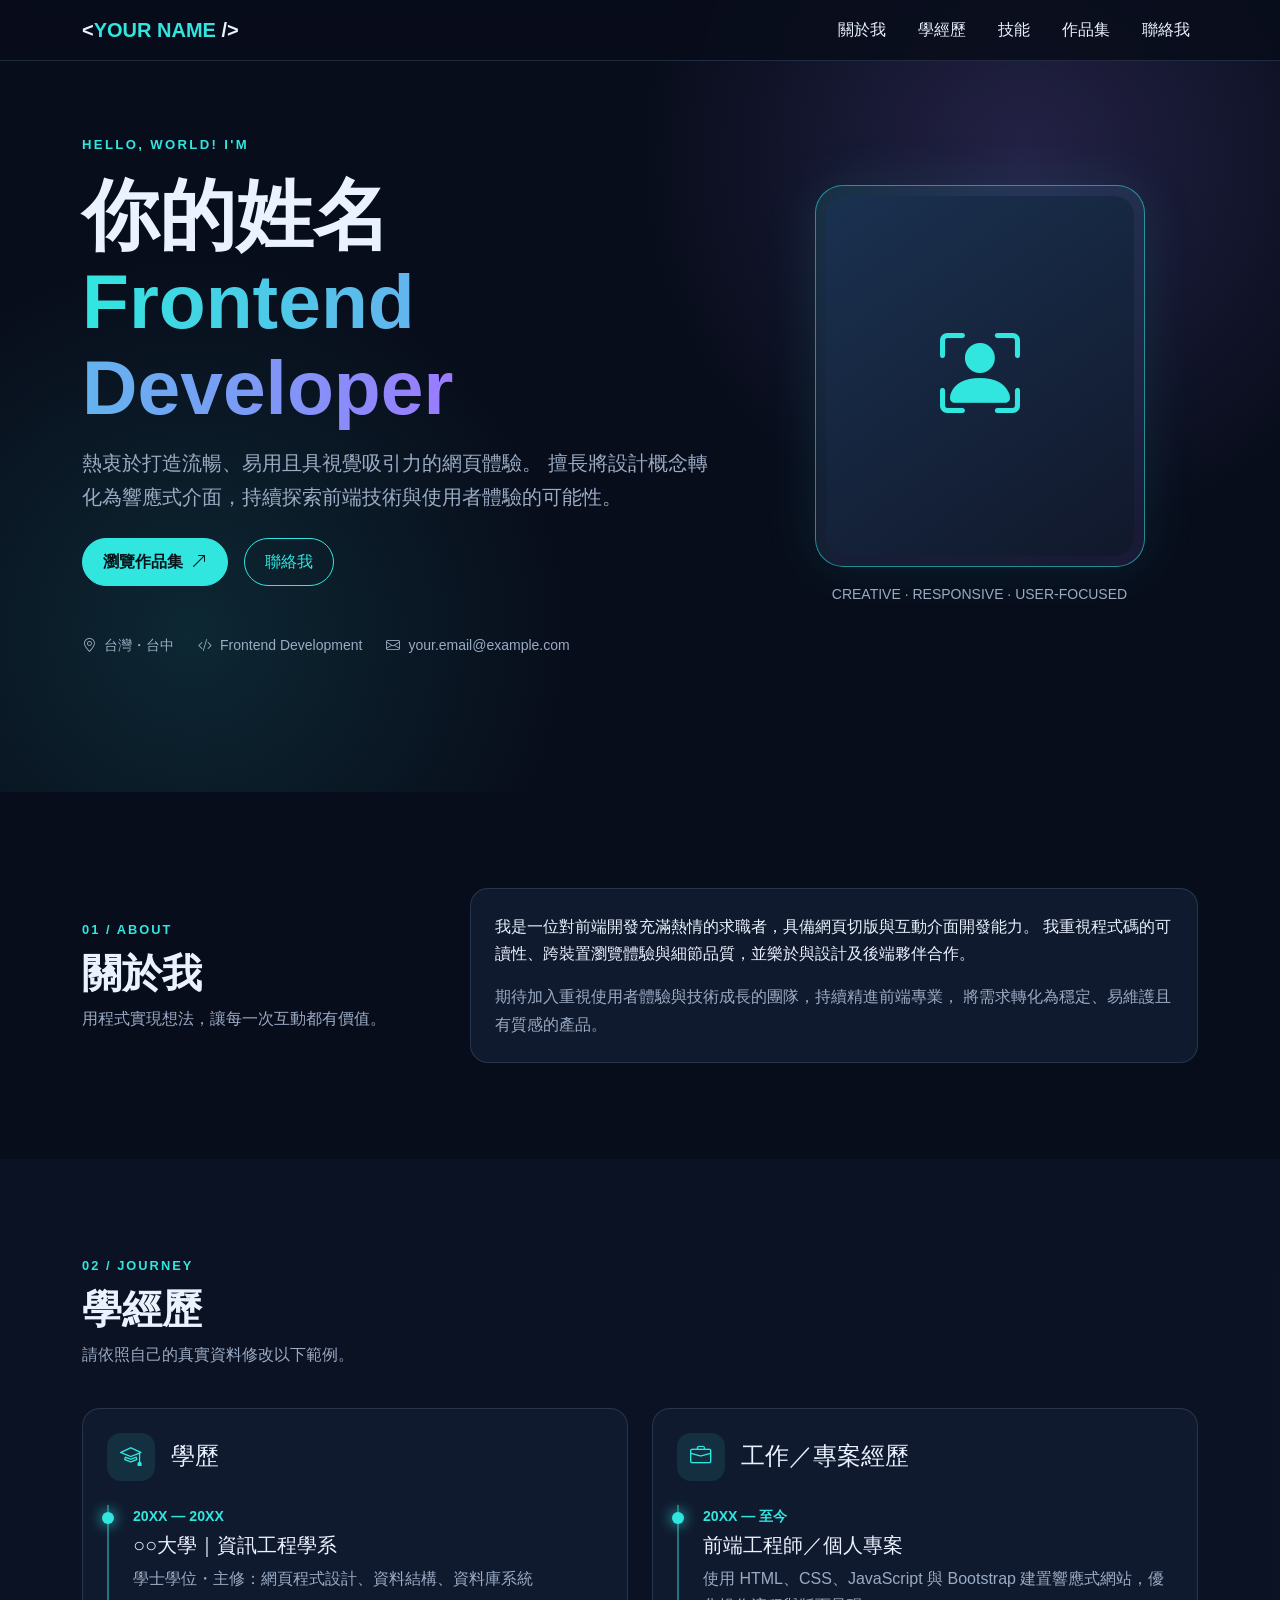
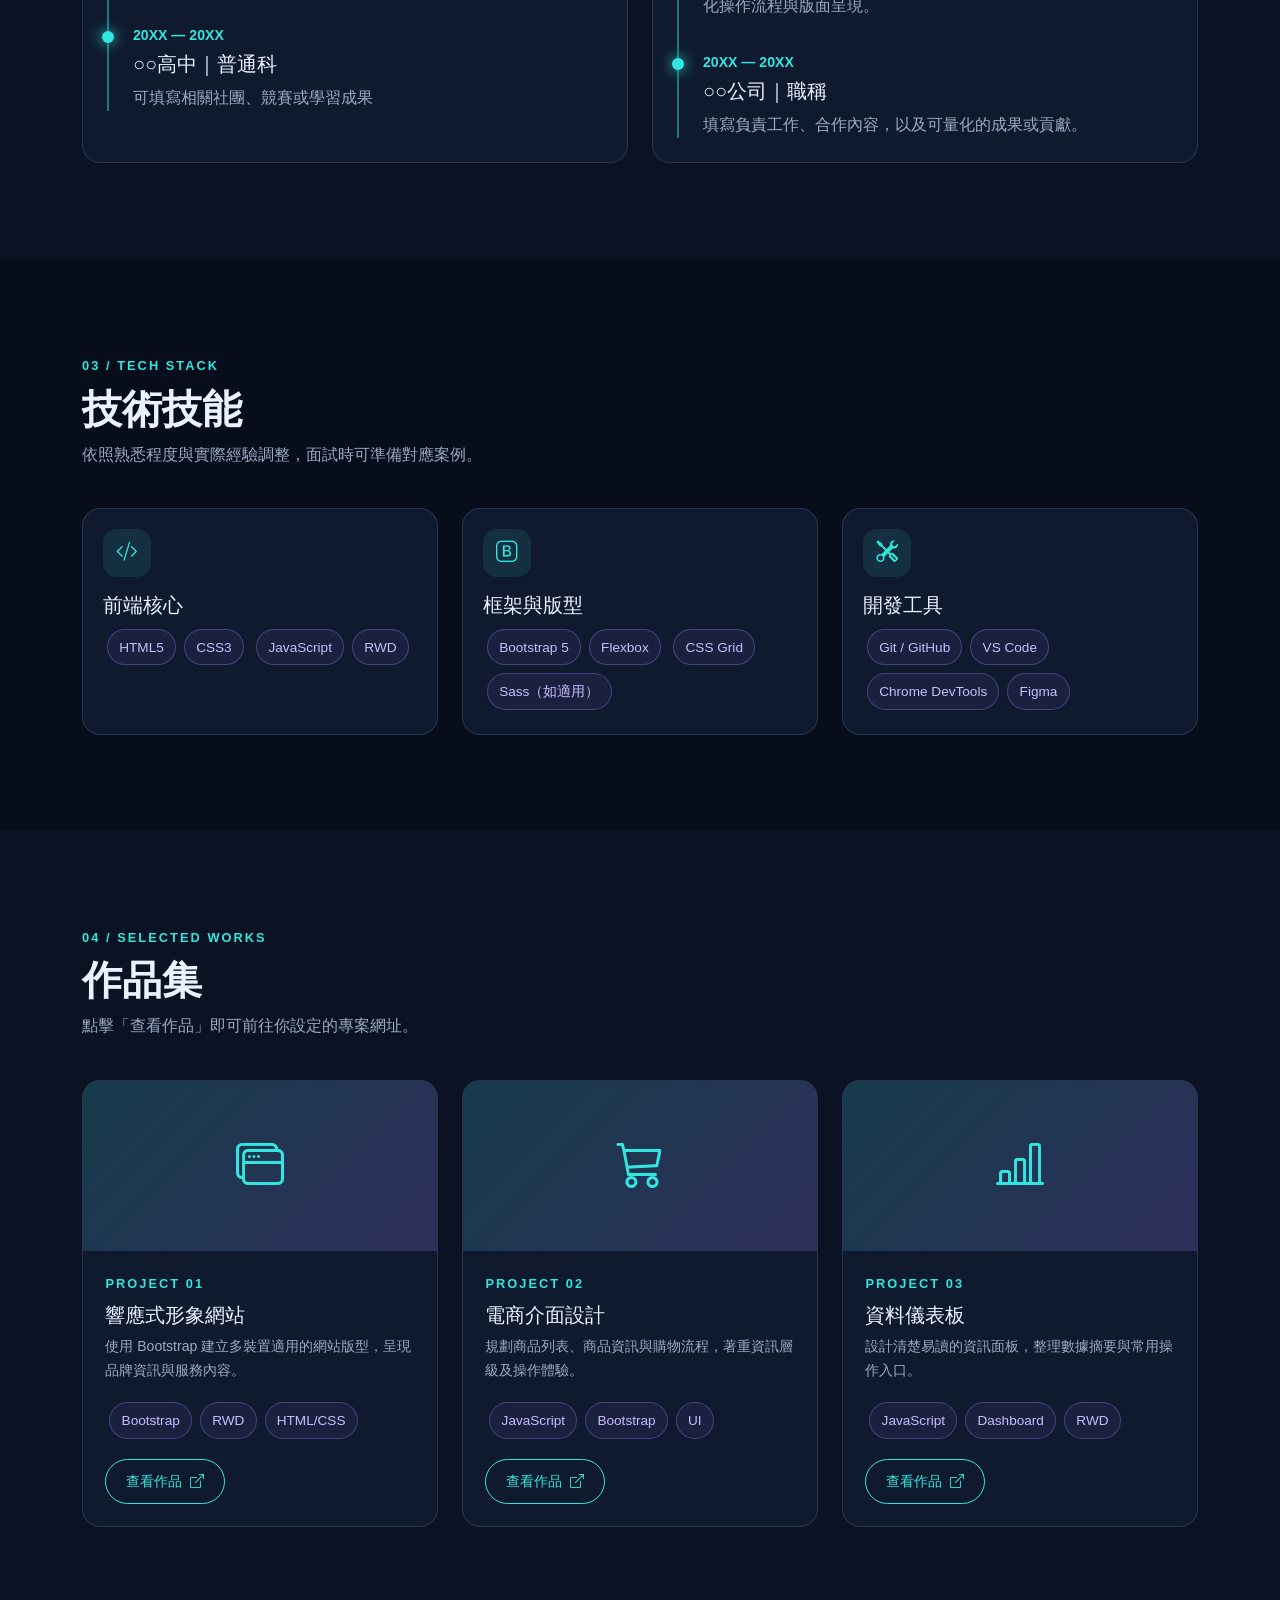
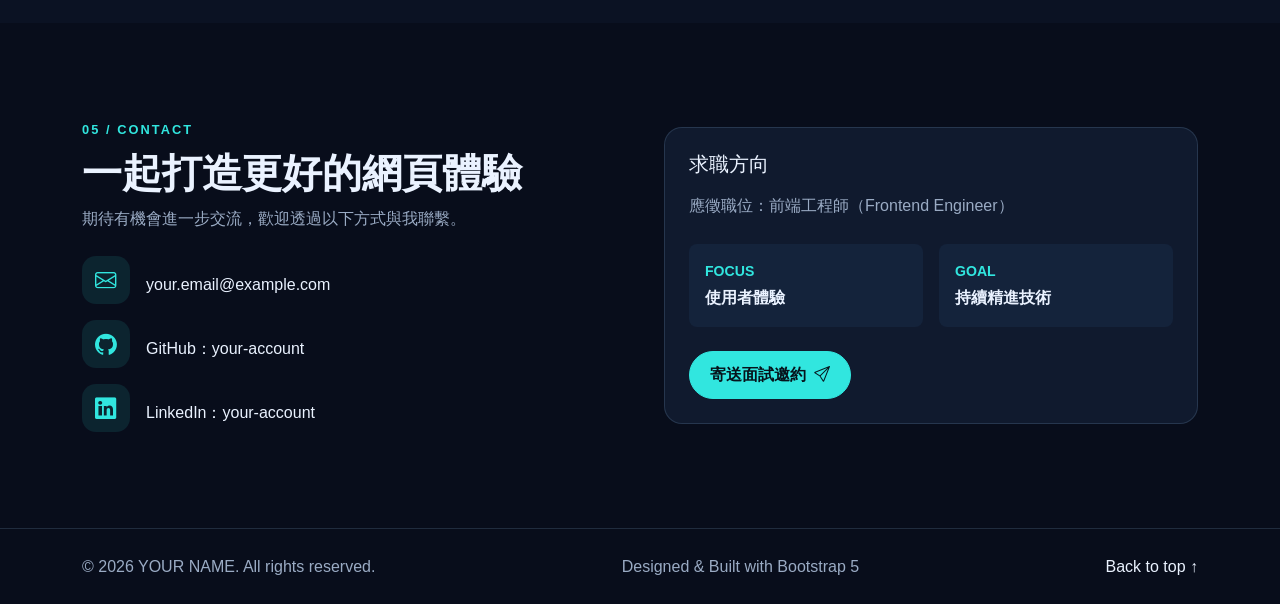
<file: index.html>
<!doctype html>
<html lang="zh-Hant">
<head>
  <meta charset="utf-8">
  <meta name="viewport" content="width=device-width, initial-scale=1">
  <meta name="description" content="前端工程師個人履歷與作品集">
  <title>Alex Chen｜Frontend Developer</title>

  <!-- Bootstrap 5：使用 Bootstrap Grid、Utilities 與元件切版 -->
  <link href="https://cdn.jsdelivr.net/npm/bootstrap@5.3.3/dist/css/bootstrap.min.css" rel="stylesheet">

  <!-- Bootstrap Icons -->
  <link rel="stylesheet" href="https://cdn.jsdelivr.net/npm/bootstrap-icons@1.11.3/font/bootstrap-icons.min.css">

  <style>
    :root {
      --bg: #080d1b;
      --surface: #101a2e;
      --surface-2: #14233b;
      --text: #eaf2ff;
      --muted: #9aabc4;
      --cyan: #31e6df;
      --violet: #9b7bff;
      --line: rgba(139, 180, 220, .18);
    }

    body {
      background: var(--bg);
      color: var(--text);
      font-family: "Segoe UI", "Noto Sans TC", sans-serif;
      line-height: 1.7;
    }

    a { text-decoration: none; }
    .navbar {
      background: rgba(8, 13, 27, .88);
      border-bottom: 1px solid var(--line);
      backdrop-filter: blur(12px);
    }
    .navbar-brand, .nav-link { color: var(--text) !important; }
    .navbar-brand span { color: var(--cyan); }
    .nav-link:hover { color: var(--cyan) !important; }

    .hero {
      background:
        radial-gradient(circle at 80% 20%, rgba(155,123,255,.19), transparent 32%),
        radial-gradient(circle at 15% 80%, rgba(49,230,223,.12), transparent 30%),
        var(--bg);
      min-height: 88vh;
      display: flex;
      align-items: center;
    }
    .eyebrow {
      color: var(--cyan);
      letter-spacing: .18em;
      text-transform: uppercase;
      font-size: .82rem;
      font-weight: 700;
    }
    .hero h1 { font-size: clamp(2.6rem, 6vw, 5rem); font-weight: 800; line-height: 1.12; }
    .gradient-text {
      background: linear-gradient(90deg, var(--cyan), var(--violet));
      -webkit-background-clip: text;
      background-clip: text;
      color: transparent;
    }
    .lead, .muted { color: var(--muted); }
    .section { padding: 6rem 0; }
    .section-title { font-weight: 800; margin-bottom: .5rem; }
    .section-subtitle { color: var(--muted); margin-bottom: 2.5rem; }
    .section-kicker { color: var(--cyan); font-size: .8rem; letter-spacing: .16em; font-weight: 700; }

    .profile-frame {
      max-width: 330px;
      margin-inline: auto;
      padding: 10px;
      border: 1px solid rgba(49,230,223,.55);
      border-radius: 28px;
      background: linear-gradient(145deg, rgba(49,230,223,.12), rgba(155,123,255,.12));
      box-shadow: 0 0 55px rgba(49,230,223,.10);
    }
    .profile-placeholder {
      min-height: 360px;
      border-radius: 20px;
      background: linear-gradient(145deg, #1a3150, #11182b);
      display: flex;
      align-items: center;
      justify-content: center;
      color: var(--cyan);
      font-size: 5rem;
    }
    .panel, .skill-card, .project-card {
      background: var(--surface);
      border: 1px solid var(--line);
      border-radius: 18px;
      height: 100%;
    }
    .panel { padding: 1.5rem; }
    .panel:hover, .skill-card:hover, .project-card:hover {
      border-color: rgba(49,230,223,.55);
      transform: translateY(-4px);
      transition: .25s ease;
    }
    .icon-box {
      width: 48px; height: 48px;
      display: inline-flex; align-items: center; justify-content: center;
      border-radius: 14px;
      color: var(--cyan);
      background: rgba(49,230,223,.10);
      font-size: 1.35rem;
    }
    .timeline-item { border-left: 2px solid rgba(49,230,223,.45); padding: 0 0 2rem 1.5rem; position: relative; }
    .timeline-item::before {
      content: ""; position: absolute; left: -7px; top: 7px;
      width: 12px; height: 12px; border-radius: 50%;
      background: var(--cyan); box-shadow: 0 0 14px var(--cyan);
    }
    .timeline-item:last-child { padding-bottom: 0; }
    .date { color: var(--cyan); font-size: .88rem; font-weight: 700; }
    .skill-card { padding: 1.25rem; }
    .skill-tag {
      display: inline-block; padding: .35rem .7rem; margin: .25rem;
      border: 1px solid rgba(155,123,255,.35); border-radius: 999px;
      color: #c9bcff; background: rgba(155,123,255,.08); font-size: .85rem;
    }
    .project-card { overflow: hidden; }
    .project-visual {
      min-height: 170px;
      display: flex; align-items: center; justify-content: center;
      background: linear-gradient(135deg, rgba(49,230,223,.16), rgba(155,123,255,.22));
      color: var(--cyan); font-size: 3rem;
    }
    .project-content { padding: 1.4rem; }
    .btn-cyber {
      color: #06131b; background: var(--cyan); border: 1px solid var(--cyan);
      font-weight: 700; border-radius: 999px; padding: .7rem 1.25rem;
    }
    .btn-cyber:hover { color: #06131b; background: #7ffff6; border-color: #7ffff6; }
    .btn-outline-cyber {
      color: var(--cyan); border: 1px solid var(--cyan); border-radius: 999px;
      padding: .7rem 1.25rem;
    }
    .btn-outline-cyber:hover { color: #06131b; background: var(--cyan); }
    .contact-link { color: var(--text); }
    .contact-link:hover { color: var(--cyan); }
    footer { border-top: 1px solid var(--line); color: var(--muted); }
    .form-control {
      color: var(--text); background: var(--surface); border: 1px solid var(--line);
    }
    .form-control:focus {
      color: var(--text); background: var(--surface);
      border-color: var(--cyan); box-shadow: 0 0 0 .2rem rgba(49,230,223,.12);
    }
    @media (max-width: 767.98px) {
      .hero { min-height: auto; padding: 7rem 0 4rem; }
      .section { padding: 4rem 0; }
      .profile-placeholder { min-height: 260px; }
    }
  </style>
</head>

<body data-bs-spy="scroll" data-bs-target="#mainNav" data-bs-offset="90" tabindex="0">
  <!-- 導覽列 -->
  <nav id="mainNav" class="navbar navbar-expand-lg fixed-top">
    <div class="container">
      <a class="navbar-brand fw-bold" href="#home">&lt;<span>YOUR NAME</span> /&gt;</a>
      <button class="navbar-toggler border-secondary" type="button" data-bs-toggle="collapse" data-bs-target="#navMenu" aria-controls="navMenu" aria-expanded="false" aria-label="切換導覽列">
        <span class="navbar-toggler-icon"></span>
      </button>
      <div class="collapse navbar-collapse" id="navMenu">
        <ul class="navbar-nav ms-auto align-items-lg-center gap-lg-3">
          <li class="nav-item"><a class="nav-link" href="#about">關於我</a></li>
          <li class="nav-item"><a class="nav-link" href="#experience">學經歷</a></li>
          <li class="nav-item"><a class="nav-link" href="#skills">技能</a></li>
          <li class="nav-item"><a class="nav-link" href="#portfolio">作品集</a></li>
          <li class="nav-item"><a class="nav-link" href="#contact">聯絡我</a></li>
        </ul>
      </div>
    </div>
  </nav>

  <!-- 首頁 Hero -->
  <header id="home" class="hero">
    <div class="container">
      <div class="row align-items-center g-5">
        <div class="col-lg-7 order-2 order-lg-1">
          <p class="eyebrow mb-3">Hello, World! I'm</p>
          <h1 class="mb-3">你的姓名<br><span class="gradient-text">Frontend Developer</span></h1>
          <p class="lead mb-4">
            熱衷於打造流暢、易用且具視覺吸引力的網頁體驗。
            擅長將設計概念轉化為響應式介面，持續探索前端技術與使用者體驗的可能性。
          </p>
          <div class="d-flex flex-wrap gap-3">
            <a class="btn btn-cyber" href="#portfolio">瀏覽作品集 <i class="bi bi-arrow-up-right ms-1"></i></a>
            <a class="btn btn-outline-cyber" href="#contact">聯絡我</a>
          </div>
          <div class="d-flex flex-wrap gap-4 mt-5 muted small">
            <span><i class="bi bi-geo-alt me-2"></i>台灣・台中</span>
            <span><i class="bi bi-code-slash me-2"></i>Frontend Development</span>
            <span><i class="bi bi-envelope me-2"></i>your.email@example.com</span>
          </div>
        </div>
        <div class="col-lg-5 order-1 order-lg-2 text-center">
          <div class="profile-frame">
            <!-- 可將下方圖示區塊替換成自己的照片：
                 <img src="images/profile.jpg" class="img-fluid rounded-4" alt="個人照片"> -->
            <div class="profile-placeholder"><i class="bi bi-person-bounding-box"></i></div>
          </div>
          <p class="muted small mt-3 mb-0">CREATIVE · RESPONSIVE · USER-FOCUSED</p>
        </div>
      </div>
    </div>
  </header>

  <main>
    <!-- 關於我 -->
    <section id="about" class="section">
      <div class="container">
        <div class="row g-5 align-items-center">
          <div class="col-lg-4">
            <p class="section-kicker mb-2">01 / ABOUT</p>
            <h2 class="section-title display-6">關於我</h2>
            <p class="section-subtitle mb-0">用程式實現想法，讓每一次互動都有價值。</p>
          </div>
          <div class="col-lg-8">
            <div class="panel">
              <p class="mb-3">
                我是一位對前端開發充滿熱情的求職者，具備網頁切版與互動介面開發能力。
                我重視程式碼的可讀性、跨裝置瀏覽體驗與細節品質，並樂於與設計及後端夥伴合作。
              </p>
              <p class="muted mb-0">
                期待加入重視使用者體驗與技術成長的團隊，持續精進前端專業，
                將需求轉化為穩定、易維護且有質感的產品。
              </p>
            </div>
          </div>
        </div>
      </div>
    </section>

    <!-- 學經歷 -->
    <section id="experience" class="section" style="background: rgba(16,26,46,.45);">
      <div class="container">
        <p class="section-kicker mb-2">02 / JOURNEY</p>
        <h2 class="section-title display-6">學經歷</h2>
        <p class="section-subtitle">請依照自己的真實資料修改以下範例。</p>
        <div class="row g-4">
          <div class="col-lg-6">
            <div class="panel">
              <div class="d-flex align-items-center gap-3 mb-4">
                <span class="icon-box"><i class="bi bi-mortarboard"></i></span>
                <h3 class="h4 mb-0">學歷</h3>
              </div>
              <div class="timeline-item">
                <div class="date">20XX — 20XX</div>
                <h4 class="h5 mt-1">○○大學｜資訊工程學系</h4>
                <p class="muted mb-0">學士學位・主修：網頁程式設計、資料結構、資料庫系統</p>
              </div>
              <div class="timeline-item">
                <div class="date">20XX — 20XX</div>
                <h4 class="h5 mt-1">○○高中｜普通科</h4>
                <p class="muted mb-0">可填寫相關社團、競賽或學習成果</p>
              </div>
            </div>
          </div>
          <div class="col-lg-6">
            <div class="panel">
              <div class="d-flex align-items-center gap-3 mb-4">
                <span class="icon-box"><i class="bi bi-briefcase"></i></span>
                <h3 class="h4 mb-0">工作／專案經歷</h3>
              </div>
              <div class="timeline-item">
                <div class="date">20XX — 至今</div>
                <h4 class="h5 mt-1">前端工程師／個人專案</h4>
                <p class="muted mb-0">使用 HTML、CSS、JavaScript 與 Bootstrap 建置響應式網站，優化操作流程與版面呈現。</p>
              </div>
              <div class="timeline-item">
                <div class="date">20XX — 20XX</div>
                <h4 class="h5 mt-1">○○公司｜職稱</h4>
                <p class="muted mb-0">填寫負責工作、合作內容，以及可量化的成果或貢獻。</p>
              </div>
            </div>
          </div>
        </div>
      </div>
    </section>

    <!-- 技能 -->
    <section id="skills" class="section">
      <div class="container">
        <p class="section-kicker mb-2">03 / TECH STACK</p>
        <h2 class="section-title display-6">技術技能</h2>
        <p class="section-subtitle">依照熟悉程度與實際經驗調整，面試時可準備對應案例。</p>
        <div class="row g-4">
          <div class="col-md-6 col-lg-4">
            <div class="skill-card">
              <span class="icon-box mb-3"><i class="bi bi-code-slash"></i></span>
              <h3 class="h5">前端核心</h3>
              <div class="mt-2">
                <span class="skill-tag">HTML5</span><span class="skill-tag">CSS3</span>
                <span class="skill-tag">JavaScript</span><span class="skill-tag">RWD</span>
              </div>
            </div>
          </div>
          <div class="col-md-6 col-lg-4">
            <div class="skill-card">
              <span class="icon-box mb-3"><i class="bi bi-bootstrap"></i></span>
              <h3 class="h5">框架與版型</h3>
              <div class="mt-2">
                <span class="skill-tag">Bootstrap 5</span><span class="skill-tag">Flexbox</span>
                <span class="skill-tag">CSS Grid</span><span class="skill-tag">Sass（如適用）</span>
              </div>
            </div>
          </div>
          <div class="col-md-6 col-lg-4">
            <div class="skill-card">
              <span class="icon-box mb-3"><i class="bi bi-tools"></i></span>
              <h3 class="h5">開發工具</h3>
              <div class="mt-2">
                <span class="skill-tag">Git / GitHub</span><span class="skill-tag">VS Code</span>
                <span class="skill-tag">Chrome DevTools</span><span class="skill-tag">Figma</span>
              </div>
            </div>
          </div>
        </div>
      </div>
    </section>

    <!-- 作品集：請自行替換每個 href -->
    <section id="portfolio" class="section" style="background: rgba(16,26,46,.45);">
      <div class="container">
        <p class="section-kicker mb-2">04 / SELECTED WORKS</p>
        <h2 class="section-title display-6">作品集</h2>
        <p class="section-subtitle">點擊「查看作品」即可前往你設定的專案網址。</p>
        <div class="row g-4">
          <div class="col-md-6 col-lg-4">
            <article class="project-card">
              <div class="project-visual"><i class="bi bi-window-stack"></i></div>
              <div class="project-content">
                <p class="section-kicker mb-2">PROJECT 01</p>
                <h3 class="h5">響應式形象網站</h3>
                <p class="muted small">使用 Bootstrap 建立多裝置適用的網站版型，呈現品牌資訊與服務內容。</p>
                <div class="mb-3"><span class="skill-tag">Bootstrap</span><span class="skill-tag">RWD</span><span class="skill-tag">HTML/CSS</span></div>
                <a class="btn btn-outline-cyber btn-sm" href="https://example.com/project-1" target="_blank" rel="noopener noreferrer">查看作品 <i class="bi bi-box-arrow-up-right ms-1"></i></a>
              </div>
            </article>
          </div>
          <div class="col-md-6 col-lg-4">
            <article class="project-card">
              <div class="project-visual"><i class="bi bi-cart3"></i></div>
              <div class="project-content">
                <p class="section-kicker mb-2">PROJECT 02</p>
                <h3 class="h5">電商介面設計</h3>
                <p class="muted small">規劃商品列表、商品資訊與購物流程，著重資訊層級及操作體驗。</p>
                <div class="mb-3"><span class="skill-tag">JavaScript</span><span class="skill-tag">Bootstrap</span><span class="skill-tag">UI</span></div>
                <a class="btn btn-outline-cyber btn-sm" href="https://example.com/project-2" target="_blank" rel="noopener noreferrer">查看作品 <i class="bi bi-box-arrow-up-right ms-1"></i></a>
              </div>
            </article>
          </div>
          <div class="col-md-6 col-lg-4">
            <article class="project-card">
              <div class="project-visual"><i class="bi bi-bar-chart-line"></i></div>
              <div class="project-content">
                <p class="section-kicker mb-2">PROJECT 03</p>
                <h3 class="h5">資料儀表板</h3>
                <p class="muted small">設計清楚易讀的資訊面板，整理數據摘要與常用操作入口。</p>
                <div class="mb-3"><span class="skill-tag">JavaScript</span><span class="skill-tag">Dashboard</span><span class="skill-tag">RWD</span></div>
                <a class="btn btn-outline-cyber btn-sm" href="https://example.com/project-3" target="_blank" rel="noopener noreferrer">查看作品 <i class="bi bi-box-arrow-up-right ms-1"></i></a>
              </div>
            </article>
          </div>
        </div>
      </div>
    </section>

    <!-- 聯絡資訊 -->
    <section id="contact" class="section">
      <div class="container">
        <div class="row g-5 align-items-center">
          <div class="col-lg-6">
            <p class="section-kicker mb-2">05 / CONTACT</p>
            <h2 class="section-title display-6">一起打造更好的網頁體驗</h2>
            <p class="section-subtitle mb-4">期待有機會進一步交流，歡迎透過以下方式與我聯繫。</p>
            <div class="d-flex flex-column gap-3">
              <a class="contact-link" href="mailto:your.email@example.com"><i class="bi bi-envelope icon-box me-3"></i>your.email@example.com</a>
              <a class="contact-link" href="https://github.com/your-account" target="_blank" rel="noopener noreferrer"><i class="bi bi-github icon-box me-3"></i>GitHub：your-account</a>
              <a class="contact-link" href="https://www.linkedin.com/in/your-account" target="_blank" rel="noopener noreferrer"><i class="bi bi-linkedin icon-box me-3"></i>LinkedIn：your-account</a>
            </div>
          </div>
          <div class="col-lg-6">
            <div class="panel">
              <h3 class="h5 mb-3">求職方向</h3>
              <p class="muted mb-4">應徵職位：前端工程師（Frontend Engineer）</p>
              <div class="row g-3">
                <div class="col-6"><div class="p-3 rounded-3" style="background:var(--surface-2)"><div class="date">FOCUS</div><strong>使用者體驗</strong></div></div>
                <div class="col-6"><div class="p-3 rounded-3" style="background:var(--surface-2)"><div class="date">GOAL</div><strong>持續精進技術</strong></div></div>
              </div>
              <!-- 可替換為自己的 PDF 履歷連結 -->
              <a class="btn btn-cyber mt-4" href="mailto:your.email@example.com?subject=前端工程師面試邀約">寄送面試邀約 <i class="bi bi-send ms-1"></i></a>
            </div>
          </div>
        </div>
      </div>
    </section>
  </main>

  <footer class="py-4">
    <div class="container d-flex flex-column flex-md-row justify-content-between align-items-center gap-2">
      <span>© 2026 YOUR NAME. All rights reserved.</span>
      <span>Designed & Built with Bootstrap 5</span>
      <a class="contact-link" href="#home">Back to top ↑</a>
    </div>
  </footer>

  <script src="https://cdn.jsdelivr.net/npm/bootstrap@5.3.3/dist/js/bootstrap.bundle.min.js"></script>
</body>
</html>
</file>
